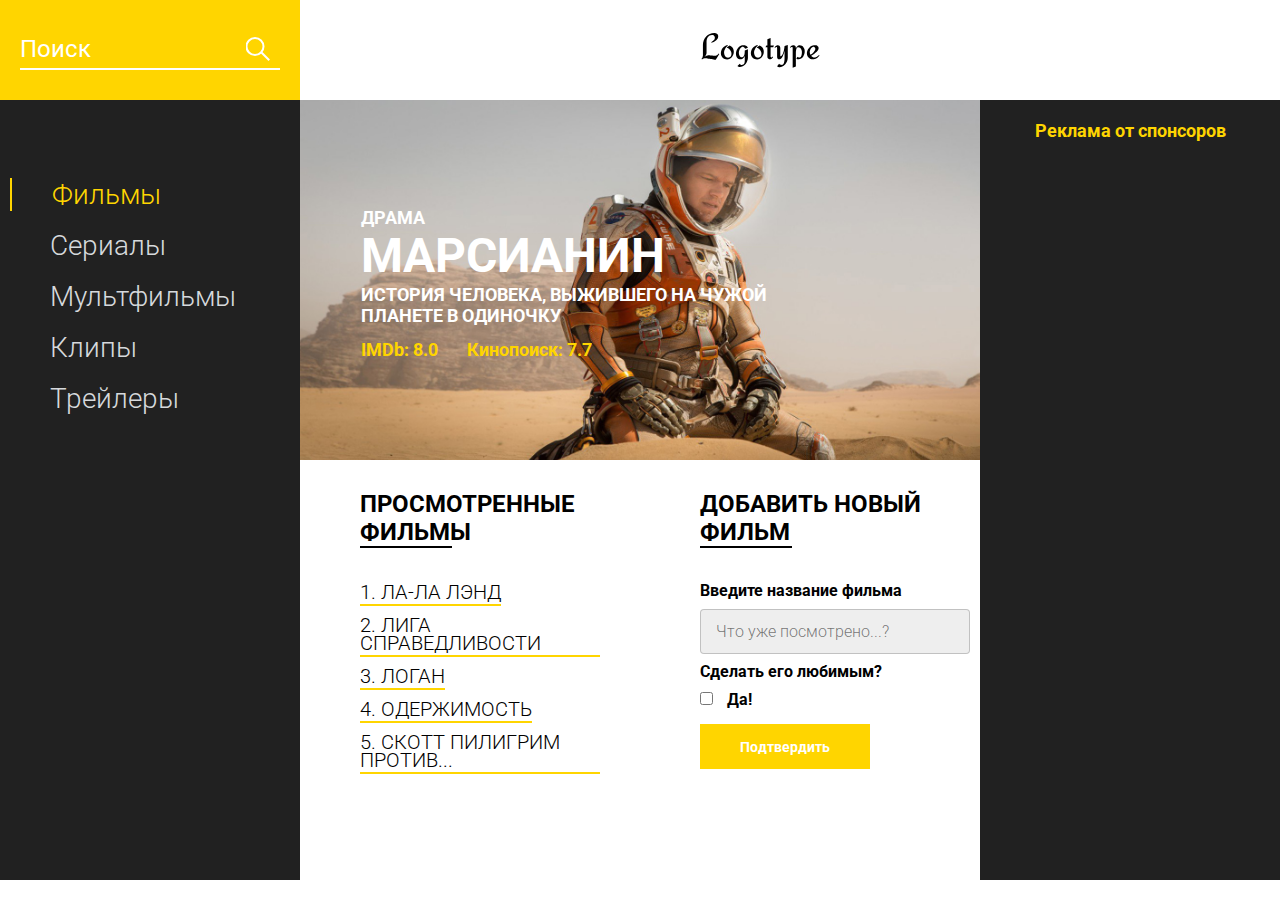
<file: index.html>
<!DOCTYPE html>
<html lang="en">

<head>
    <meta charset="UTF-8">
    <meta name="viewport" content="width=device-width, initial-scale=1.0">
    <title>Movie DB</title>
    <link href="https://fonts.googleapis.com/css?family=Roboto:300,400,700&display=swap&subset=cyrillic-ext"
        rel="stylesheet">
    <link rel="stylesheet" href="css/style.min.css">
</head>

<body>
    <header class="header">
        <div class="header__search">
            <form action="#">
                <input type="text" placeholder="Поиск">
            </form>
        </div>
        <div class="header__logo">
            <img src="icons/Logotype.svg" alt="logo">
        </div>
    </header>
    <main class="promo">
        <div class="promo__menu">
            <nav class="promo__menu-list">
                <ul>
                    <li><a class="promo__menu-item promo__menu-item_active" href="#">Фильмы</a></li>
                    <li><a class="promo__menu-item" href="#">Сериалы</a></li>
                    <li><a class="promo__menu-item" href="#">Мультфильмы</a></li>
                    <li><a class="promo__menu-item" href="#">Клипы</a></li>
                    <li><a class="promo__menu-item" href="#">Трейлеры</a></li>
                </ul>
            </nav>
        </div>
        <div class="promo__content">
            <div class="promo__bg">
                <div class="promo__genre">КОМЕДИЯ</div>
                <div class="promo__title">МАРСИАНИН</div>
                <div class="promo__descr">ИСТОРИЯ ЧЕЛОВЕКА, ВЫЖИВШЕГО НА ЧУЖОЙ ПЛАНЕТЕ В ОДИНОЧКУ</div>
                <div class="promo__ratings">
                    <span>IMDb: 8.0</span>
                    <span>Кинопоиск: 7.7</span>
                </div>
            </div>
            <div class="promo__interactive">
                <div>
                    <div class="promo__interactive-title">ПРОСМОТРЕННЫЕ ФИЛЬМЫ</div>
                    <ul class="promo__interactive-list">
                        <li class="promo__interactive-item">ЛОГАН
                            <div class="delete"></div>
                        </li>
                        <li class="promo__interactive-item">ЛИГА СПРАВЕДЛИВОСТИ
                            <div class="delete"></div>
                        </li>
                        <li class="promo__interactive-item">ЛА-ЛА ЛЭНД
                            <div class="delete"></div>
                        </li>
                        <li class="promo__interactive-item">ОДЕРЖИМОСТЬ
                            <div class="delete"></div>
                        </li>
                        <li class="promo__interactive-item">СКОТТ ПИЛИГРИМ ПРОТИВ...
                            <div class="delete"></div>
                        </li>
                    </ul>
                </div>
                <div>
                    <form class="add">
                        <div class="promo__interactive-title">ДОБАВИТЬ НОВЫЙ ФИЛЬМ</div>
                        <span>Введите название фильма</span>
                        <input class="adding__input" type="text" placeholder="Что уже посмотрено...?">
                        <span>Сделать его любимым?</span>
                        <input type="checkbox">
                        <span class="yes">Да!</span>
                        <button>Подтвердить</button>
                    </form>
                </div>
            </div>
        </div>
        <div class="promo__adv">
            <div class="promo__adv-title">Реклама от спонсоров</div>
            <img src="img/content_1.jpg" alt="some picture">
            <img src="img/content_2.jpg" alt="some picture">
            <img src="img/content_3.png" alt="some picture">
        </div>
    </main>

    <script src="js/script.js"></script>
</body>

</html>
</file>
<file: css/style.min.css>
*{-webkit-box-sizing:border-box;box-sizing:border-box;margin:0;padding:0;font-family:'Roboto', sans-serif}.header{display:-webkit-box;display:-ms-flexbox;display:flex;height:100px}.header__search{display:-webkit-box;display:-ms-flexbox;display:flex;-webkit-box-pack:center;-ms-flex-pack:center;justify-content:center;-webkit-box-align:center;-ms-flex-align:center;align-items:center;height:100%;width:300px;background:#FFD500}.header__search form{position:relative;width:260px;height:30px}.header__search form input{width:100%;border:none;border-bottom:2px solid #fff;background-color:transparent;color:#fff;font-size:24px;line-height:28px;padding-bottom:5px;outline:none}.header__search form input::-webkit-input-placeholder{color:#fff}.header__search form input:-ms-input-placeholder{color:#fff}.header__search form input::-ms-input-placeholder{color:#fff}.header__search form input::placeholder{color:#fff}.header__search form:after{content:'';display:block;position:absolute;top:2px;right:10px;background:url("../icons/search.svg") center center/cover no-repeat;width:24px;height:24px}.header__logo{display:-webkit-box;display:-ms-flexbox;display:flex;-webkit-box-pack:center;-ms-flex-pack:center;justify-content:center;-webkit-box-align:center;-ms-flex-align:center;align-items:center;height:100%;width:calc(100% - 360px)}.promo{height:780px;display:-webkit-box;display:-ms-flexbox;display:flex}.promo__menu{width:300px;height:100%;background:#212121;padding:60px 0 0 10px}.promo__menu-item{display:block;font-size:28px;line-height:33px;color:#D6D9DC;text-decoration:none;font-weight:300;padding-left:40px;margin-top:18px}.promo__menu-item:hover{color:#FFD500}.promo__menu-item_active{border-left:2px solid  #FFD500;color:#FFD500}.promo__content{width:calc(100% - 600px)}.promo__bg{height:360px;background:url("../img/mars.webp") center center/cover no-repeat;background-position:top;padding:107px 0 0 61px}.promo__genre{font-weight:bold;font-size:18px;line-height:21px;color:#FFFFFF;text-transform:uppercase}.promo__title{font-weight:bold;font-size:48px;line-height:56px;color:#FFFFFF;text-transform:uppercase}.promo__descr{width:481px;font-weight:bold;font-size:18px;line-height:21px;color:#FFFFFF;text-transform:uppercase}.promo__ratings{margin-top:13px}.promo__ratings span{font-weight:bold;font-size:18px;line-height:21px;color:#FFD500;margin-right:25px}.promo__interactive{display:-webkit-box;display:-ms-flexbox;display:flex}.promo__interactive>div{width:50%;padding:30px 0 0 60px}.promo__interactive-title{display:inline-block;font-weight:bold;font-size:24px;line-height:28px;color:#000000}.promo__interactive-title:after{content:'';display:block;width:33%;height:2px;background-color:#000}.promo__interactive-list{list-style-type:none;margin-top:35px;display:-webkit-box;display:-ms-flexbox;display:flex;-webkit-box-orient:vertical;-webkit-box-direction:normal;-ms-flex-direction:column;flex-direction:column;-webkit-box-align:start;-ms-flex-align:start;align-items:flex-start}.promo__interactive-item{display:inline-block;position:relative;font-weight:300;font-size:20px;line-height:18px;color:#000000;margin-bottom:15px;padding-right:40px;text-transform:uppercase}.promo__interactive-item span{display:block;position:absolute;left:-30px;top:50%;-webkit-transform:translateY(-50%);transform:translateY(-50%);width:20px;height:20px;background:url("../icons/Star.svg") center center/cover no-repeat}.promo__interactive-item:before{content:'';position:absolute;bottom:-5px;display:block;width:calc(100% - 40px);height:2px;background-color:#FFD500}.promo__interactive-item:hover .delete{content:'';display:block;position:absolute;right:0px;top:50%;-webkit-transform:translateY(-50%);transform:translateY(-50%);width:20px;height:20px;background:url("../icons/trash.png") center center/cover no-repeat;cursor:pointer}.promo__interactive .add .promo__interactive-title{margin-bottom:25px}.promo__interactive .add span{display:block;margin:10px 0;font-weight:bold;font-size:16px;line-height:16px;color:#000000}.promo__interactive .add .yes{display:inline;margin-left:10px}.promo__interactive .add input[type="text"]{width:270px;height:45px;line-height:50px;font-size:16px;background:rgba(196,196,196,0.29);border:1px solid rgba(0,0,0,0.19);padding:0 15px;outline:none;border-radius:4px}.promo__interactive .add input[type="text"]::-webkit-input-placeholder{font-weight:300;font-size:16px;color:rgba(0,0,0,0.53)}.promo__interactive .add input[type="text"]:-ms-input-placeholder{font-weight:300;font-size:16px;color:rgba(0,0,0,0.53)}.promo__interactive .add input[type="text"]::-ms-input-placeholder{font-weight:300;font-size:16px;color:rgba(0,0,0,0.53)}.promo__interactive .add input[type="text"]::placeholder{font-weight:300;font-size:16px;color:rgba(0,0,0,0.53)}.promo__interactive .add button{display:block;margin-top:15px;width:170px;height:45px;background:#FFD500;font-weight:bold;font-size:14px;line-height:14px;color:#FFFFFF;border:none;outline:none;cursor:pointer}.promo__interactive .add button:active{-webkit-transform:scale(0.95);transform:scale(0.95)}.promo__adv{background:#212121;width:300px;height:100%}.promo__adv-title{font-weight:bold;font-size:18px;line-height:21px;color:#FFD500;margin:20px 0;text-align:center}.promo__adv img{width:100%;margin-bottom:10px}
/*# sourceMappingURL=style.min.css.map */
</file>
